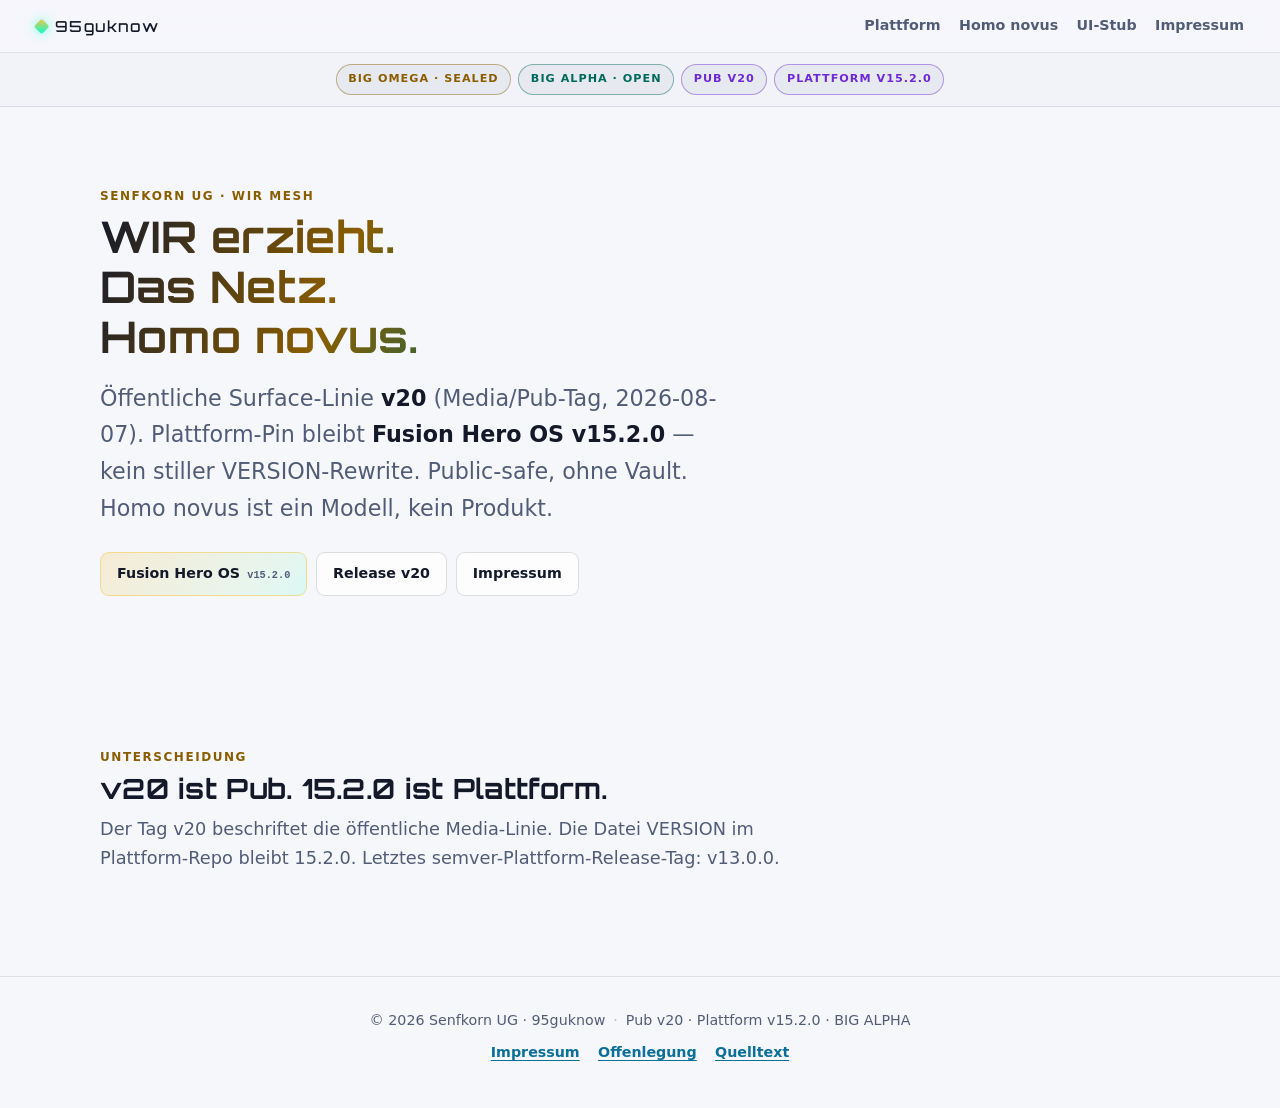
<file: index.html>
<!DOCTYPE html>
<html lang="de">
<head>
<meta charset="utf-8" />
<meta name="viewport" content="width=device-width, initial-scale=1, viewport-fit=cover" />
<meta http-equiv="Content-Security-Policy" content="default-src 'self'; script-src 'self'; style-src 'self'; img-src 'self' data:; font-src 'self'; connect-src 'none'; base-uri 'none'; form-action 'none'; object-src 'none'" />
<title>95guknow · Senfkorn UG — WIR erzieht · Homo novus · Fusion Hero OS</title>
<meta name="description" content="WIR Mesh der Senfkorn UG. Pub-Surface v20. Plattform-Pin Fusion Hero OS v15.2.0. Public-safe, ohne Vault." />
<link rel="canonical" href="https://95guknow.github.io/" />
<link rel="icon" href="assets/favicon.svg" type="image/svg+xml" />
<link rel="stylesheet" href="css/style.css" />
<script src="js/theme-init.js"></script>
</head>
<body>
<header class="masthead">
  <a class="brand" href="/"><span class="brand-mark" aria-hidden="true"></span><span class="brand-text">95guknow</span></a>
  <nav class="nav" aria-label="Hauptnavigation">
    <a href="#plattform">Plattform</a>
    <a href="homo-novus.html">Homo novus</a>
    <a href="ui-stub/">UI-Stub</a>
    <a href="impressum.html">Impressum</a>
  </nav>
</header>
<div class="statusbar" role="status">
  <span class="chip chip--omega">BIG OMEGA · sealed</span>
  <span class="chip chip--alpha">BIG ALPHA · open</span>
  <span class="chip chip--ver">Pub v20</span>
  <span class="chip chip--ver">Plattform v15.2.0</span>
</div>
<main id="main">
  <section class="hero">
    <div class="hero__body">
      <p class="eyebrow">Senfkorn UG · WIR Mesh</p>
      <h1>WIR erzieht.<br />Das Netz.<br />Homo novus.</h1>
      <p class="lead">
        Öffentliche Surface-Linie <strong>v20</strong> (Media/Pub-Tag, 2026-08-07).
        Plattform-Pin bleibt <strong>Fusion Hero OS v15.2.0</strong> — kein stiller VERSION-Rewrite.
        Public-safe, ohne Vault. Homo novus ist ein Modell, kein Produkt.
      </p>
      <div class="actions">
        <a class="btn btn--primary" href="https://github.com/95guknow/fusion-hero-os">Fusion Hero OS <span class="btn__meta">v15.2.0</span></a>
        <a class="btn" href="https://github.com/95guknow/fusion-hero-os/releases/tag/v20">Release v20</a>
        <a class="btn" href="impressum.html">Impressum</a>
      </div>
    </div>
  </section>
  <section class="section" id="plattform">
    <header class="section__head">
      <p class="eyebrow">Unterscheidung</p>
      <h2>v20 ist Pub. 15.2.0 ist Plattform.</h2>
      <p class="section__intro">Der Tag v20 beschriftet die öffentliche Media-Linie. Die Datei VERSION im Plattform-Repo bleibt 15.2.0. Letztes semver-Plattform-Release-Tag: v13.0.0.</p>
    </header>
  </section>
</main>
<footer class="foot">
  <p class="foot__line">
    <span>© <span data-year>2026</span> Senfkorn UG · 95guknow</span>
    <span class="foot__sep" aria-hidden="true">·</span>
    <span>Pub v20 · Plattform v15.2.0 · BIG ALPHA</span>
  </p>
  <p class="foot__line foot__line--links">
    <a href="impressum.html">Impressum</a>
    <a href="https://github.com/95guknow/fusion-hero-os/blob/main/OFFENLEGUNG.md">Offenlegung</a>
    <a href="https://github.com/95guknow/95guknow.github.io">Quelltext</a>
  </p>
</footer>
<script src="js/app.js" type="module"></script>
</body>
</html>
</file>
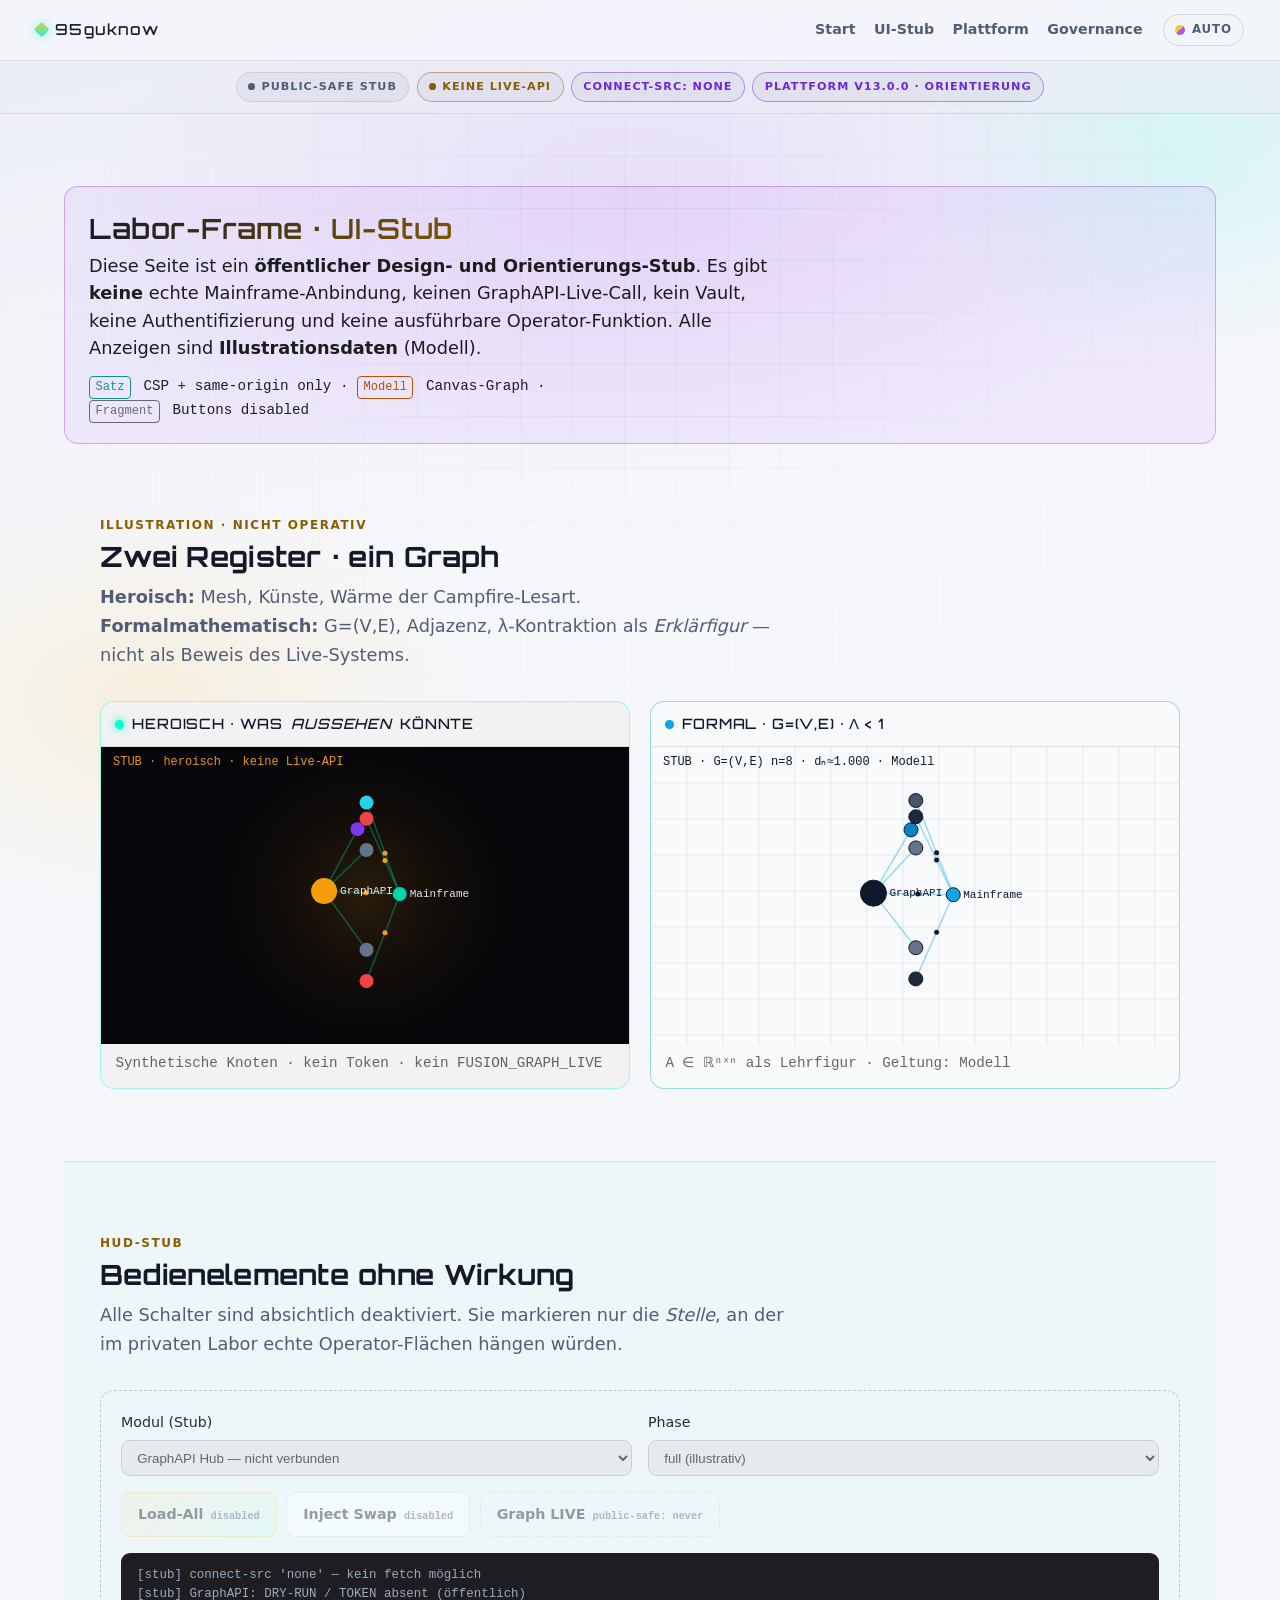
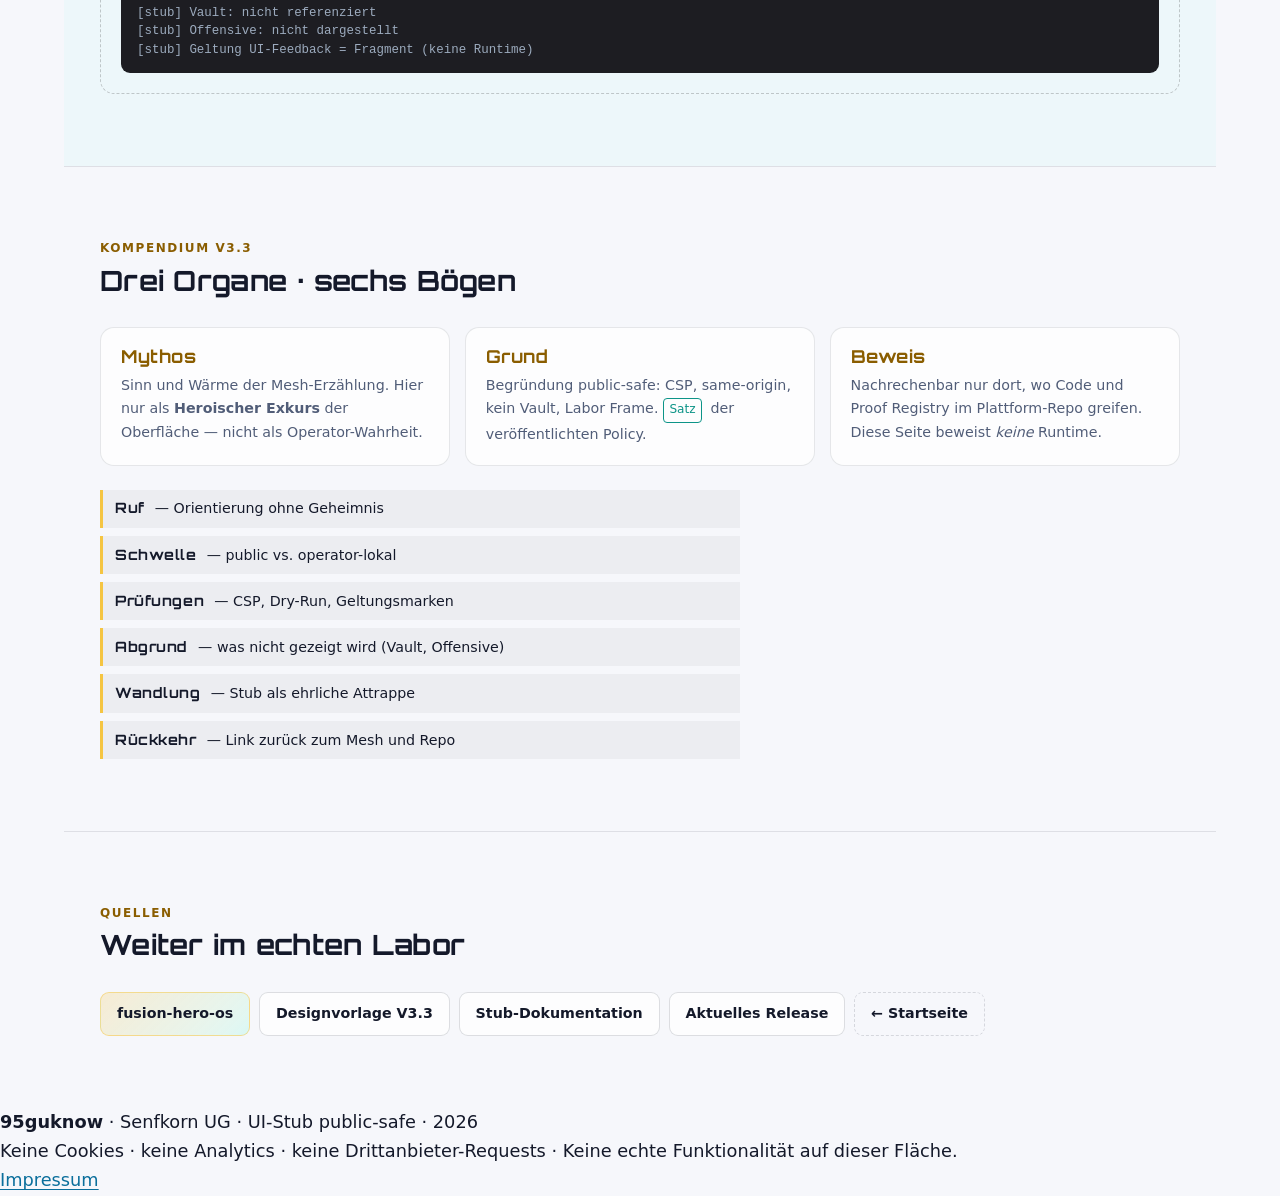
<file: ui-stub/index.html>
<!DOCTYPE html>
<html lang="de" prefix="og: https://ogp.me/ns#">
<head>
<meta charset="utf-8" />
<meta name="viewport" content="width=device-width, initial-scale=1, viewport-fit=cover" />
<meta http-equiv="Content-Security-Policy" content="default-src 'self'; script-src 'self'; style-src 'self'; img-src 'self' data:; font-src 'self'; connect-src 'none'; base-uri 'none'; form-action 'none'; object-src 'none'" />
<meta name="referrer" content="strict-origin-when-cross-origin" />
<meta name="robots" content="index,follow" />

<title>UI-Stub · Labor-Frame — 95guknow (public-safe, ohne Funktion)</title>
<meta name="description" content="Öffentlicher UI-Stub der Senfkorn UG / 95guknow: Design- und Orientierungsfläche ohne echte Backend-Funktion. Public-safe · connect-src none · kein Vault." />
<link rel="canonical" href="https://95guknow.github.io/ui-stub/" />

<meta name="color-scheme" content="dark light" />
<meta name="theme-color" content="#07070d" media="(prefers-color-scheme: dark)" />
<meta name="theme-color" content="#f6f7fb" media="(prefers-color-scheme: light)" />

<meta property="og:type" content="website" />
<meta property="og:url" content="https://95guknow.github.io/ui-stub/" />
<meta property="og:title" content="UI-Stub · Labor-Frame — 95guknow" />
<meta property="og:description" content="Public-safe UI-Stub ohne echte Funktionalität. Designhandbuch V3.3 · Fusion Hero OS Orientierung." />
<meta property="og:image" content="https://95guknow.github.io/assets/og.png" />

<link rel="icon" href="../assets/favicon.svg" type="image/svg+xml" />
<link rel="preload" href="../assets/fonts/orbitron-latin-var.woff2" as="font" type="font/woff2" crossorigin />
<link rel="stylesheet" href="../css/style.css" />
<link rel="stylesheet" href="css/stub.css" />
<script src="../js/theme-init.js"></script>
<script src="../js/app.js" type="module"></script>
<script src="js/stub.js" type="module"></script>
</head>
<body class="stub-page">
<a class="skip" href="#main">Zum Inhalt springen</a>
<div class="backdrop" aria-hidden="true"></div>

<header class="masthead">
  <a class="brand" href="/" aria-label="95guknow — Startseite">
    <span class="brand-mark" aria-hidden="true"></span>
    <span class="brand-text">95guknow</span>
  </a>
  <nav class="nav" aria-label="Hauptnavigation">
    <a href="/">Start</a>
    <a href="/ui-stub/" aria-current="page">UI-Stub</a>
    <a href="/#plattform">Plattform</a>
    <a href="/#governance">Governance</a>
  </nav>
  <button class="theme-toggle" type="button" data-theme-toggle aria-label="Farbschema wechseln">
    <span class="theme-icon" aria-hidden="true"></span>
    <span class="theme-label" data-theme-label>Auto</span>
  </button>
</header>

<div class="statusbar" role="status" aria-label="Stub-Status">
  <span class="chip chip--stub"><span class="dot" aria-hidden="true"></span>PUBLIC-SAFE STUB</span>
  <span class="chip chip--omega"><span class="dot" aria-hidden="true"></span>KEINE LIVE-API</span>
  <span class="chip chip--ver">connect-src: none</span>
  <span class="chip chip--ver">Plattform v13.0.0 · Orientierung</span>
</div>

<main id="main">

  <!-- Banner: honest non-functionality -->
  <aside class="stub-banner" role="note" aria-labelledby="stub-banner-title">
    <h1 id="stub-banner-title" class="stub-banner__title">Labor-Frame · UI-Stub</h1>
    <p>
      Diese Seite ist ein <strong>öffentlicher Design- und Orientierungs-Stub</strong>.
      Es gibt <strong>keine</strong> echte Mainframe-Anbindung, keinen GraphAPI-Live-Call,
      kein Vault, keine Authentifizierung und keine ausführbare Operator-Funktion.
      Alle Anzeigen sind <strong>Illustrationsdaten</strong> (Modell).
    </p>
    <p class="stub-banner__geltung">
      <span class="geltung geltung--satz">Satz</span> CSP + same-origin only ·
      <span class="geltung geltung--modell">Modell</span> Canvas-Graph ·
      <span class="geltung geltung--fragment">Fragment</span> Buttons disabled
    </p>
  </aside>

  <!-- Dual viz stub: heroic + formal -->
  <section class="section" id="dual-viz" aria-labelledby="dual-title">
    <header class="section__head">
      <p class="eyebrow">Illustration · nicht operativ</p>
      <h2 id="dual-title">Zwei Register · ein Graph</h2>
      <p class="section__intro">
        <strong>Heroisch:</strong> Mesh, Künste, Wärme der Campfire-Lesart.
        <strong>Formalmathematisch:</strong> G=(V,E), Adjazenz, λ-Kontraktion als
        <em>Erklärfigur</em> — nicht als Beweis des Live-Systems.
      </p>
    </header>

    <div class="stub-dual">
      <figure class="stub-panel stub-panel--heroic">
        <figcaption>
          <span class="pip pip--l1" aria-hidden="true"></span>
          Heroisch · was <em>aussehen</em> könnte
        </figcaption>
        <canvas id="stub-canvas-heroic" width="640" height="360" role="img"
          aria-label="Illustrativer Graph im heroischen Register, keine Live-Daten"></canvas>
        <p class="stub-panel__note">Synthetische Knoten · kein Token · kein FUSION_GRAPH_LIVE</p>
      </figure>
      <figure class="stub-panel stub-panel--formal">
        <figcaption>
          <span class="pip pip--formal" aria-hidden="true"></span>
          Formal · G=(V,E) · λ&nbsp;&lt;&nbsp;1
        </figcaption>
        <canvas id="stub-canvas-formal" width="640" height="360" role="img"
          aria-label="Illustrativer formalmathematischer Graph, keine Live-Daten"></canvas>
        <p class="stub-panel__note">A ∈ ℝⁿˣⁿ als Lehrfigur · Geltung: Modell</p>
      </figure>
    </div>
  </section>

  <!-- Fake HUD: disabled controls -->
  <section class="section section--accent" id="hud-stub" aria-labelledby="hud-title">
    <header class="section__head">
      <p class="eyebrow">HUD-Stub</p>
      <h2 id="hud-title">Bedienelemente ohne Wirkung</h2>
      <p class="section__intro">
        Alle Schalter sind absichtlich deaktiviert. Sie markieren nur die
        <em>Stelle</em>, an der im privaten Labor echte Operator-Flächen hängen würden.
      </p>
    </header>

    <div class="stub-hud" aria-disabled="true">
      <div class="stub-hud__row">
        <label class="stub-field">
          <span>Modul (Stub)</span>
          <select disabled aria-disabled="true">
            <option>GraphAPI Hub — nicht verbunden</option>
            <option>Inject Table — Host only (privat)</option>
            <option>AscensionOS — aspirational</option>
          </select>
        </label>
        <label class="stub-field">
          <span>Phase</span>
          <select disabled aria-disabled="true">
            <option>full (illustrativ)</option>
            <option>minimal (illustrativ)</option>
          </select>
        </label>
      </div>
      <div class="stub-hud__actions">
        <button type="button" class="btn btn--primary" disabled aria-disabled="true">
          Load-All
          <span class="btn__meta">disabled</span>
        </button>
        <button type="button" class="btn" disabled aria-disabled="true">
          Inject Swap
          <span class="btn__meta">disabled</span>
        </button>
        <button type="button" class="btn btn--ghost" disabled aria-disabled="true">
          Graph LIVE
          <span class="btn__meta">public-safe: never</span>
        </button>
      </div>
      <pre class="stub-console" aria-label="Stub-Konsole">[stub] connect-src 'none' — kein fetch möglich
[stub] GraphAPI: DRY-RUN / TOKEN absent (öffentlich)
[stub] Vault: nicht referenziert
[stub] Offensive: nicht dargestellt
[stub] Geltung UI-Feedback = Fragment (keine Runtime)</pre>
    </div>
  </section>

  <!-- Layer strip + organs -->
  <section class="section" id="organe" aria-labelledby="organe-title">
    <header class="section__head">
      <p class="eyebrow">Kompendium V3.3</p>
      <h2 id="organe-title">Drei Organe · sechs Bögen</h2>
    </header>
    <div class="grid grid--cards">
      <article class="card">
        <h3>Mythos</h3>
        <p>Sinn und Wärme der Mesh-Erzählung. Hier nur als <strong>Heroischer Exkurs</strong> der Oberfläche — nicht als Operator-Wahrheit.</p>
      </article>
      <article class="card">
        <h3>Grund</h3>
        <p>Begründung public-safe: CSP, same-origin, kein Vault, Labor Frame. <span class="geltung geltung--satz">Satz</span> der veröffentlichten Policy.</p>
      </article>
      <article class="card">
        <h3>Beweis</h3>
        <p>Nachrechenbar nur dort, wo Code und Proof Registry im Plattform-Repo greifen. Diese Seite beweist <em>keine</em> Runtime.</p>
      </article>
    </div>
    <ol class="stub-bows" aria-label="Sechs Bögen der öffentlichen Lesart">
      <li><strong>Ruf</strong> — Orientierung ohne Geheimnis</li>
      <li><strong>Schwelle</strong> — public vs. operator-lokal</li>
      <li><strong>Prüfungen</strong> — CSP, Dry-Run, Geltungsmarken</li>
      <li><strong>Abgrund</strong> — was nicht gezeigt wird (Vault, Offensive)</li>
      <li><strong>Wandlung</strong> — Stub als ehrliche Attrappe</li>
      <li><strong>Rückkehr</strong> — Link zurück zum Mesh und Repo</li>
    </ol>
  </section>

  <!-- Links -->
  <section class="section" id="quellen" aria-labelledby="quellen-title">
    <header class="section__head">
      <p class="eyebrow">Quellen</p>
      <h2 id="quellen-title">Weiter im echten Labor</h2>
    </header>
    <div class="actions actions--tight">
      <a class="btn btn--primary" href="https://github.com/95guknow/fusion-hero-os">fusion-hero-os</a>
      <a class="btn" href="https://github.com/95guknow/fusion-hero-os/blob/main/docs/kompendium/V3.3_DESIGNVORLAGE_VERBINDLICH.md">Designvorlage V3.3</a>
      <a class="btn" href="https://github.com/95guknow/fusion-hero-os/blob/main/docs/kompendium/PUBLIC_UI_STUB_95GUKNOW.md">Stub-Dokumentation</a>
      <a class="btn" href="https://github.com/95guknow/fusion-hero-os/releases/latest">Aktuelles Release</a>
      <a class="btn btn--ghost" href="/">← Startseite</a>
    </div>
  </section>
</main>

<footer class="sitefoot">
  <p>
    <strong>95guknow</strong> · Senfkorn UG · UI-Stub public-safe ·
    <span data-year></span>
  </p>
  <p class="sitefoot__fine">
    Keine Cookies · keine Analytics · keine Drittanbieter-Requests ·
    Keine echte Funktionalität auf dieser Fläche.
  </p>
  <p class="sitefoot__fine">
    <a href="/impressum.html">Impressum</a>
  </p>
</footer>
</body>
</html>
</file>
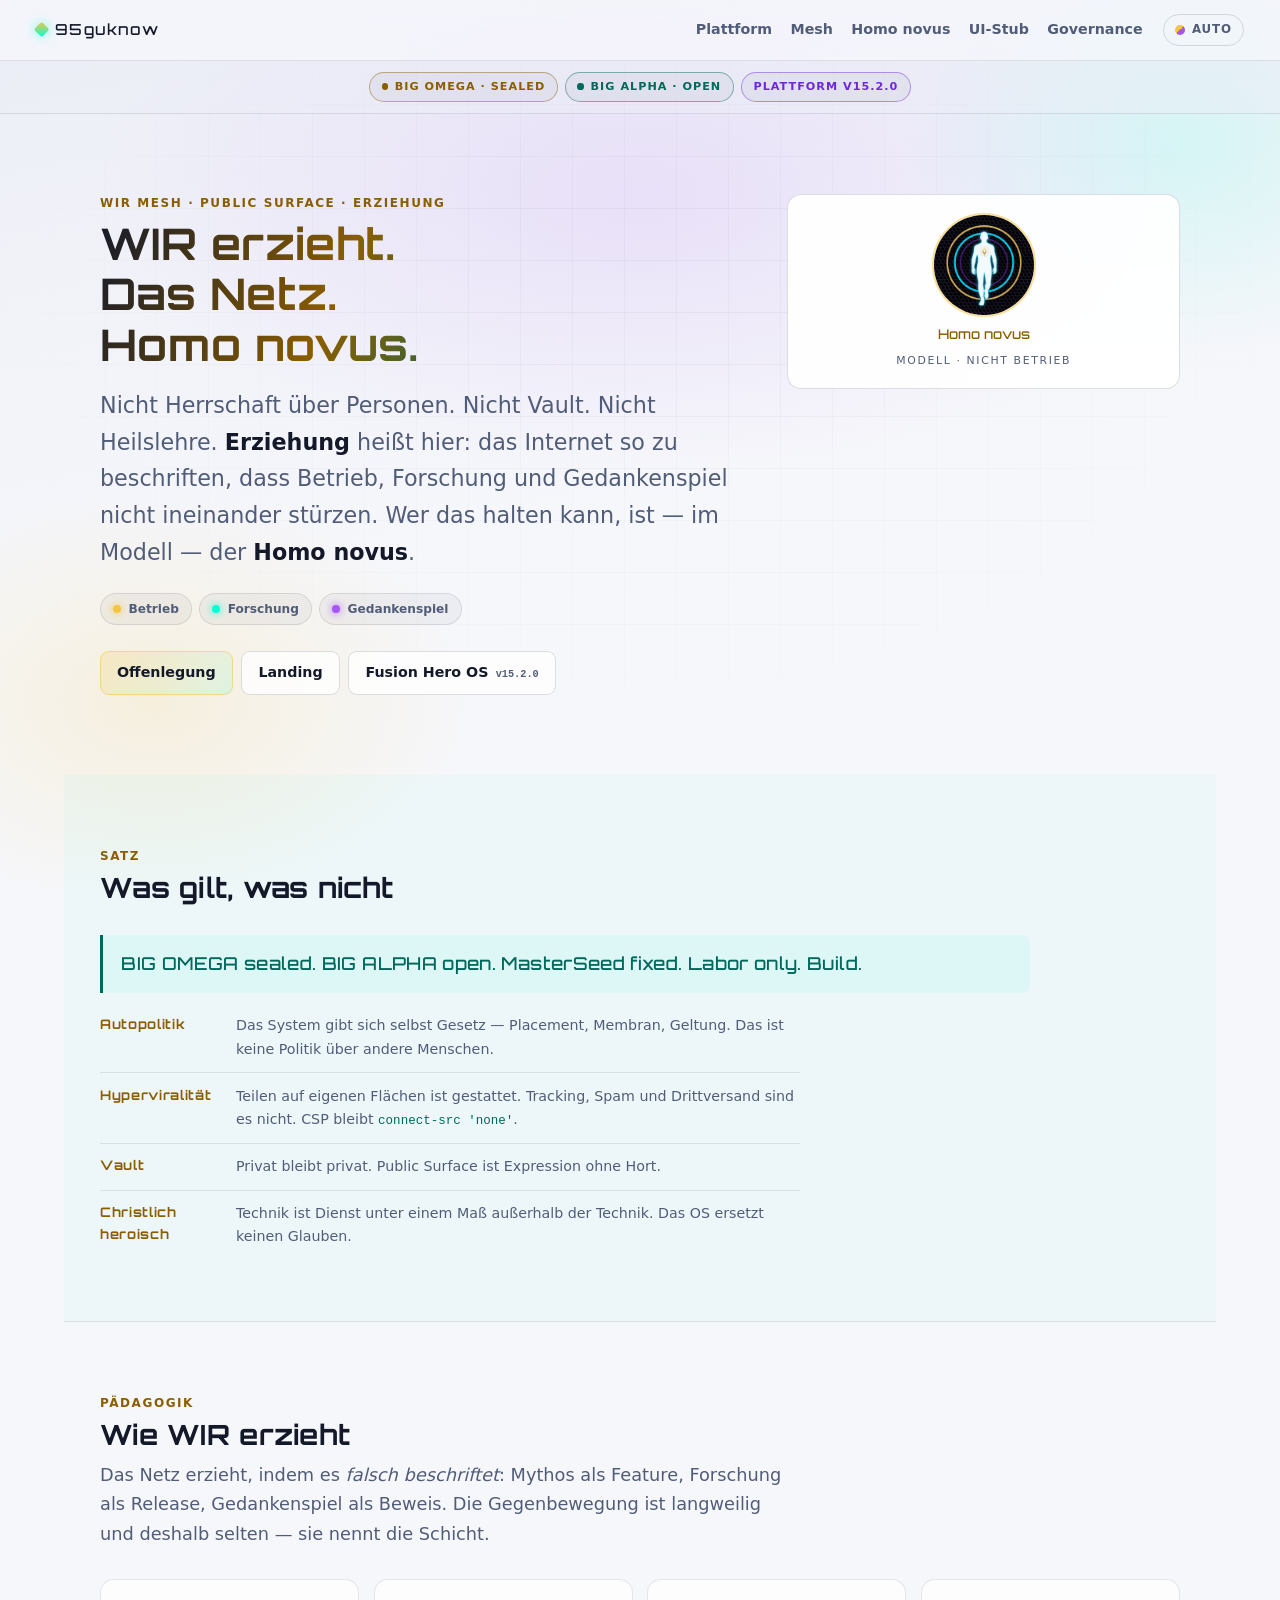
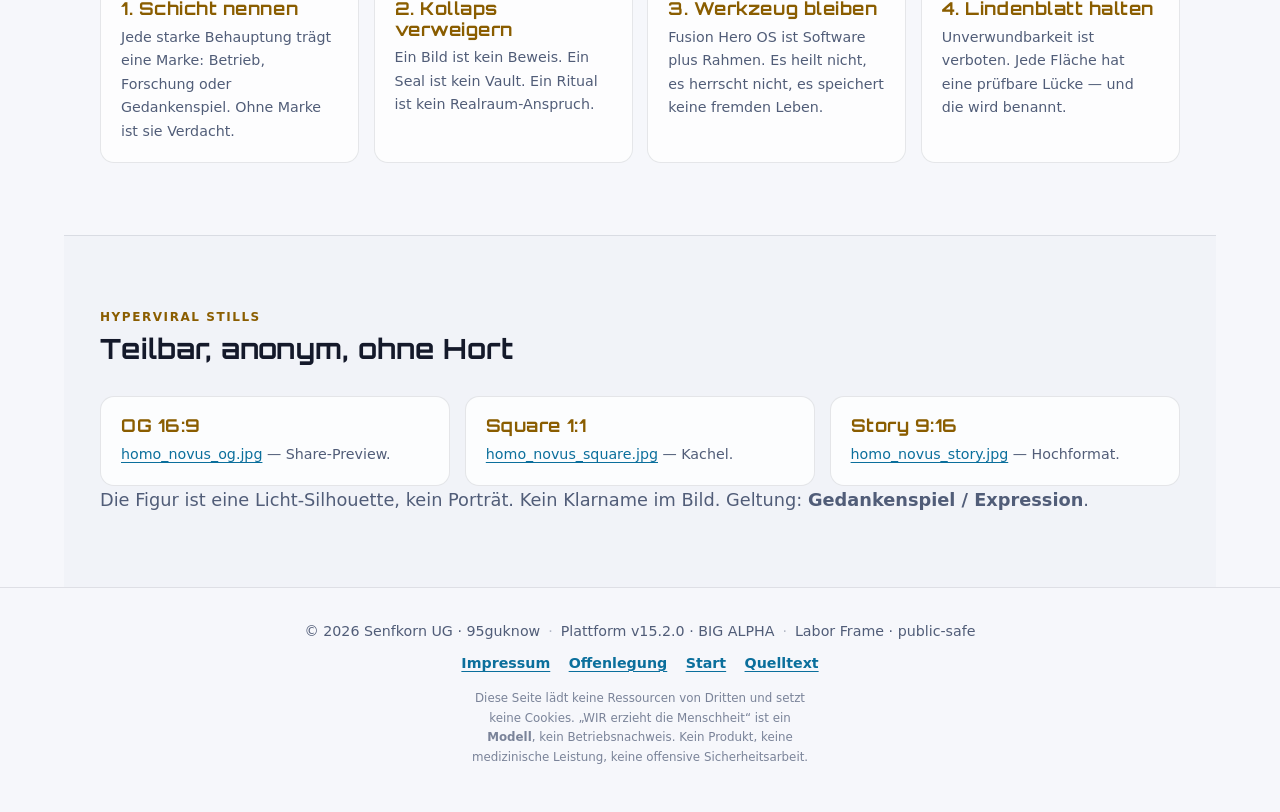
<file: homo-novus.html>
<!DOCTYPE html>
<html lang="de" prefix="og: https://ogp.me/ns#">
<head>
<meta charset="utf-8" />
<meta name="viewport" content="width=device-width, initial-scale=1, viewport-fit=cover" />
<meta http-equiv="Content-Security-Policy" content="default-src 'self'; script-src 'self'; style-src 'self'; img-src 'self' data:; font-src 'self'; connect-src 'none'; base-uri 'none'; form-action 'none'; object-src 'none'" />
<meta name="referrer" content="strict-origin-when-cross-origin" />

<title>Homo novus — WIR erzieht · 95guknow</title>
<meta name="description" content="WIR erzieht das Internet zur Unterscheidung: Betrieb, Forschung, Gedankenspiel. Homo novus ist ein Modell, kein Produkt. Fusion Hero OS v15.2.0 — public-safe, ohne Vault." />
<link rel="canonical" href="https://95guknow.github.io/homo-novus.html" />

<meta name="color-scheme" content="dark light" />
<meta name="theme-color" content="#07070d" media="(prefers-color-scheme: dark)" />
<meta name="theme-color" content="#f6f7fb" media="(prefers-color-scheme: light)" />

<meta property="og:type" content="article" />
<meta property="og:site_name" content="95guknow · Senfkorn UG" />
<meta property="og:locale" content="de_DE" />
<meta property="og:url" content="https://95guknow.github.io/homo-novus.html" />
<meta property="og:title" content="WIR erzieht das Internet — Homo novus" />
<meta property="og:description" content="Drei Schichten halten, ohne sie zu kollabieren. Public-safe. Kein Vault. Fusion Hero OS v15.2.0." />
<meta property="og:image" content="https://95guknow.github.io/assets/homo_novus_og.jpg" />
<meta property="og:image:width" content="1920" />
<meta property="og:image:height" content="1080" />
<meta property="og:image:alt" content="Symbolisches Licht-Silhouette: Homo novus im Mesh — kein Porträt" />
<meta name="twitter:card" content="summary_large_image" />

<link rel="icon" href="assets/favicon.svg" type="image/svg+xml" />
<link rel="apple-touch-icon" href="assets/avatar.jpg" />
<link rel="manifest" href="manifest.webmanifest" />
<link rel="preload" href="assets/fonts/orbitron-latin-var.woff2" as="font" type="font/woff2" crossorigin />
<link rel="stylesheet" href="css/style.css" />
<script src="js/theme-init.js"></script>
<script src="js/app.js" type="module"></script>
</head>
<body>
<a class="skip" href="#main">Zum Inhalt springen</a>
<div class="backdrop" aria-hidden="true"></div>

<header class="masthead">
  <a class="brand" href="/" aria-label="95guknow — Startseite">
    <span class="brand-mark" aria-hidden="true"></span>
    <span class="brand-text">95guknow</span>
  </a>
  <nav class="nav" aria-label="Hauptnavigation">
    <a href="/#plattform">Plattform</a>
    <a href="/#mesh">Mesh</a>
    <a href="homo-novus.html" aria-current="page">Homo novus</a>
    <a href="ui-stub/">UI-Stub</a>
    <a href="/#governance">Governance</a>
  </nav>
  <button class="theme-toggle" type="button" data-theme-toggle aria-label="Farbschema wechseln">
    <span class="theme-icon" aria-hidden="true"></span>
    <span class="theme-label" data-theme-label>Auto</span>
  </button>
</header>

<div class="statusbar" role="status" aria-label="Zyklusstatus">
  <span class="chip chip--omega"><span class="dot" aria-hidden="true"></span>BIG OMEGA · sealed</span>
  <span class="chip chip--alpha"><span class="dot" aria-hidden="true"></span>BIG ALPHA · open</span>
  <span class="chip chip--ver">Plattform v15.2.0</span>
</div>

<main id="main">
  <section class="hero" aria-labelledby="hero-title">
    <div class="hero__body">
      <p class="eyebrow">WIR Mesh · Public Surface · Erziehung</p>
      <h1 id="hero-title">WIR erzieht.<br />Das Netz.<br />Homo novus.</h1>
      <p class="lead">
        Nicht Herrschaft über Personen. Nicht Vault. Nicht Heilslehre.
        <strong>Erziehung</strong> heißt hier: das Internet so zu beschriften,
        dass Betrieb, Forschung und Gedankenspiel nicht ineinander stürzen.
        Wer das halten kann, ist — im Modell — der <strong>Homo novus</strong>.
      </p>
      <ul class="layerstrip" aria-label="Drei Schichten">
        <li class="layerstrip__item" data-layer="0"><span class="pip" aria-hidden="true"></span>Betrieb</li>
        <li class="layerstrip__item" data-layer="1"><span class="pip" aria-hidden="true"></span>Forschung</li>
        <li class="layerstrip__item" data-layer="2"><span class="pip" aria-hidden="true"></span>Gedankenspiel</li>
      </ul>
      <div class="actions">
        <a class="btn btn--primary" href="https://github.com/95guknow/fusion-hero-os/blob/main/OFFENLEGUNG.md">Offenlegung</a>
        <a class="btn" href="/">Landing</a>
        <a class="btn" href="https://github.com/95guknow/fusion-hero-os">Fusion Hero OS <span class="btn__meta">v15.2.0</span></a>
      </div>
    </div>
    <aside class="hero__aside" aria-label="Homo-novus-Still">
      <figure class="profile" style="display:block;text-align:center">
        <img src="assets/homo_novus_square.jpg" width="320" height="320" alt="Anonyme Licht-Silhouette im Mesh — symbolisch, kein Porträt" loading="eager" decoding="async" />
        <span class="profile__handle">Homo novus</span>
        <span class="profile__label">Modell · nicht Betrieb</span>
      </figure>
    </aside>
  </section>

  <section class="section section--accent" aria-labelledby="satz-title">
    <header class="section__head">
      <p class="eyebrow">Satz</p>
      <h2 id="satz-title">Was gilt, was nicht</h2>
    </header>
    <p class="pullquote">
      BIG OMEGA sealed. BIG ALPHA open. MasterSeed fixed. Labor only. Build.
    </p>
    <ul class="deflist">
      <li>
        <strong>Autopolitik</strong>
        <span>Das System gibt sich selbst Gesetz — Placement, Membran, Geltung. Das ist keine Politik über andere Menschen.</span>
      </li>
      <li>
        <strong>Hyperviralität</strong>
        <span>Teilen auf eigenen Flächen ist gestattet. Tracking, Spam und Drittversand sind es nicht. CSP bleibt <code>connect-src 'none'</code>.</span>
      </li>
      <li>
        <strong>Vault</strong>
        <span>Privat bleibt privat. Public Surface ist Expression ohne Hort.</span>
      </li>
      <li>
        <strong>Christlich heroisch</strong>
        <span>Technik ist Dienst unter einem Maß außerhalb der Technik. Das OS ersetzt keinen Glauben.</span>
      </li>
    </ul>
  </section>

  <section class="section" aria-labelledby="erzieh-title">
    <header class="section__head">
      <p class="eyebrow">Pädagogik</p>
      <h2 id="erzieh-title">Wie WIR erzieht</h2>
      <p class="section__intro">
        Das Netz erzieht, indem es <em>falsch beschriftet</em>: Mythos als Feature,
        Forschung als Release, Gedankenspiel als Beweis. Die Gegenbewegung ist
        langweilig und deshalb selten — sie nennt die Schicht.
      </p>
    </header>
    <div class="grid grid--cards">
      <article class="card">
        <h3>1. Schicht nennen</h3>
        <p>Jede starke Behauptung trägt eine Marke: Betrieb, Forschung oder Gedankenspiel. Ohne Marke ist sie Verdacht.</p>
      </article>
      <article class="card">
        <h3>2. Kollaps verweigern</h3>
        <p>Ein Bild ist kein Beweis. Ein Seal ist kein Vault. Ein Ritual ist kein Realraum-Anspruch.</p>
      </article>
      <article class="card">
        <h3>3. Werkzeug bleiben</h3>
        <p>Fusion Hero OS ist Software plus Rahmen. Es heilt nicht, es herrscht nicht, es speichert keine fremden Leben.</p>
      </article>
      <article class="card">
        <h3>4. Lindenblatt halten</h3>
        <p>Unverwundbarkeit ist verboten. Jede Fläche hat eine prüfbare Lücke — und die wird benannt.</p>
      </article>
    </div>
  </section>

  <section class="section section--muted" aria-labelledby="media-title">
    <header class="section__head">
      <p class="eyebrow">Hyperviral stills</p>
      <h2 id="media-title">Teilbar, anonym, ohne Hort</h2>
    </header>
    <div class="grid grid--cards">
      <article class="card">
        <h3>OG 16:9</h3>
        <p><a href="assets/homo_novus_og.jpg">homo_novus_og.jpg</a> — Share-Preview.</p>
      </article>
      <article class="card">
        <h3>Square 1:1</h3>
        <p><a href="assets/homo_novus_square.jpg">homo_novus_square.jpg</a> — Kachel.</p>
      </article>
      <article class="card">
        <h3>Story 9:16</h3>
        <p><a href="assets/homo_novus_story.jpg">homo_novus_story.jpg</a> — Hochformat.</p>
      </article>
    </div>
    <p class="section__intro" style="margin-top:1.5rem">
      Die Figur ist eine Licht-Silhouette, kein Porträt. Kein Klarname im Bild.
      Geltung: <strong>Gedankenspiel / Expression</strong>.
    </p>
  </section>
</main>

<footer class="foot">
  <p class="foot__line">
    <span>© <span data-year>2026</span> Senfkorn UG · 95guknow</span>
    <span class="foot__sep" aria-hidden="true">·</span>
    <span>Plattform v15.2.0 · BIG ALPHA</span>
    <span class="foot__sep" aria-hidden="true">·</span>
    <span>Labor Frame · public-safe</span>
  </p>
  <p class="foot__line foot__line--links">
    <a href="impressum.html">Impressum</a>
    <a href="https://github.com/95guknow/fusion-hero-os/blob/main/OFFENLEGUNG.md">Offenlegung</a>
    <a href="/">Start</a>
    <a href="https://github.com/95guknow/95guknow.github.io">Quelltext</a>
  </p>
  <p class="foot__fineprint">
    Diese Seite lädt keine Ressourcen von Dritten und setzt keine Cookies.
    „WIR erzieht die Menschheit“ ist ein <strong>Modell</strong>, kein Betriebsnachweis.
    Kein Produkt, keine medizinische Leistung, keine offensive Sicherheitsarbeit.
  </p>
</footer>
</body>
</html>
</file>
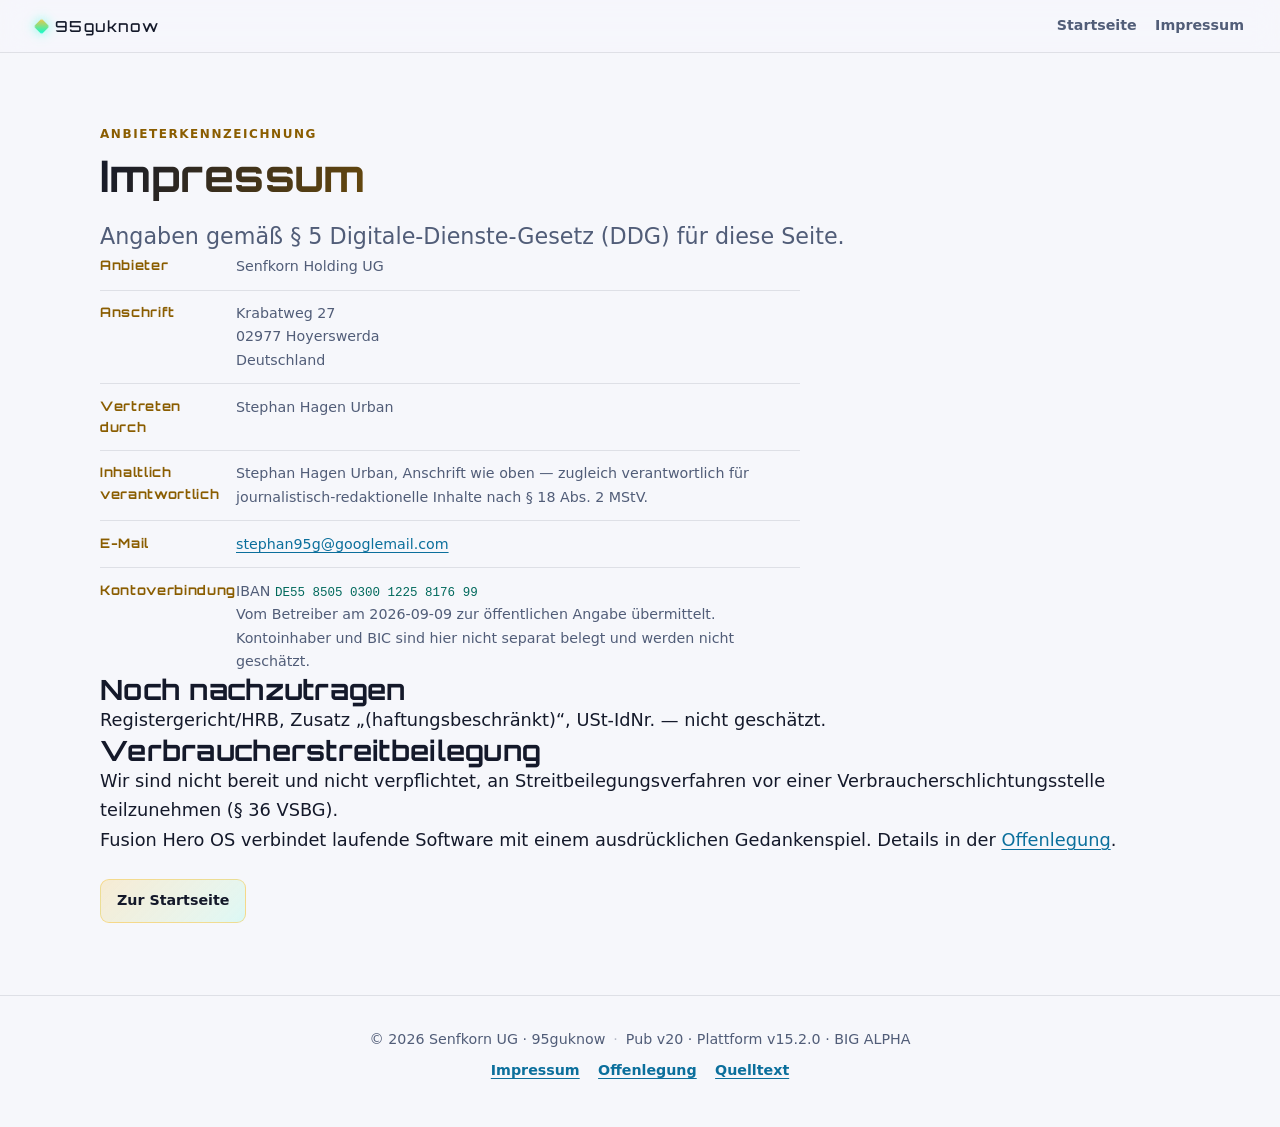
<file: impressum.html>
<!DOCTYPE html>
<html lang="de">
<head>
<meta charset="utf-8" />
<meta name="viewport" content="width=device-width, initial-scale=1, viewport-fit=cover" />
<meta http-equiv="Content-Security-Policy" content="default-src 'self'; script-src 'self'; style-src 'self'; img-src 'self' data:; font-src 'self'; connect-src 'none'; base-uri 'none'; form-action 'none'; object-src 'none'" />
<title>Impressum — Senfkorn Holding UG · 95guknow</title>
<meta name="description" content="Anbieterkennzeichnung nach § 5 DDG für 95guknow.github.io — Senfkorn Holding UG, Hoyerswerda." />
<meta name="color-scheme" content="dark light" />
<link rel="canonical" href="https://95guknow.github.io/impressum.html" />
<link rel="icon" href="assets/favicon.svg" type="image/svg+xml" />
<link rel="stylesheet" href="css/style.css" />
<script src="js/theme-init.js"></script>
</head>
<body>
<header class="masthead">
  <a class="brand" href="/" aria-label="95guknow — Startseite">
    <span class="brand-mark" aria-hidden="true"></span>
    <span class="brand-text">95guknow</span>
  </a>
  <nav class="nav" aria-label="Hauptnavigation">
    <a href="/">Startseite</a>
    <a href="impressum.html" aria-current="page">Impressum</a>
  </nav>
</header>
<main id="main" class="section">
  <p class="eyebrow">Anbieterkennzeichnung</p>
  <h1>Impressum</h1>
  <p class="lead">Angaben gemäß § 5 Digitale-Dienste-Gesetz (DDG) für diese Seite.</p>
  <ul class="deflist">
    <li><strong>Anbieter</strong><span>Senfkorn Holding UG</span></li>
    <li><strong>Anschrift</strong><span>Krabatweg 27<br />02977 Hoyerswerda<br />Deutschland</span></li>
    <li><strong>Vertreten durch</strong><span>Stephan Hagen Urban</span></li>
    <li><strong>Inhaltlich verantwortlich</strong><span>Stephan Hagen Urban, Anschrift wie oben — zugleich verantwortlich für journalistisch-redaktionelle Inhalte nach § 18 Abs. 2 MStV.</span></li>
    <li><strong>E-Mail</strong><span><a href="mailto:stephan95g@googlemail.com">stephan95g@googlemail.com</a></span></li>
    <li><strong>Kontoverbindung</strong><span>IBAN <code>DE55 8505 0300 1225 8176 99</code><br />Vom Betreiber am 2026-09-09 zur öffentlichen Angabe übermittelt. Kontoinhaber und BIC sind hier nicht separat belegt und werden nicht geschätzt.</span></li>
  </ul>
  <h2>Noch nachzutragen</h2>
  <p>Registergericht/HRB, Zusatz „(haftungsbeschränkt)“, USt-IdNr. — nicht geschätzt.</p>
  <h2>Verbraucherstreitbeilegung</h2>
  <p>Wir sind nicht bereit und nicht verpflichtet, an Streitbeilegungsverfahren vor einer Verbraucherschlichtungsstelle teilzunehmen (§ 36 VSBG).</p>
  <p>Fusion Hero OS verbindet laufende Software mit einem ausdrücklichen Gedankenspiel. Details in der <a href="https://github.com/95guknow/fusion-hero-os/blob/main/OFFENLEGUNG.md">Offenlegung</a>.</p>
  <div class="actions actions--tight">
    <a class="btn btn--primary" href="/">Zur Startseite</a>
  </div>
</main>
<footer class="foot">
  <p class="foot__line"><span>© <span data-year>2026</span> Senfkorn UG · 95guknow</span><span class="foot__sep" aria-hidden="true">·</span><span>Pub v20 · Plattform v15.2.0 · BIG ALPHA</span></p>
  <p class="foot__line foot__line--links">
    <a href="impressum.html" aria-current="page">Impressum</a>
    <a href="https://github.com/95guknow/fusion-hero-os/blob/main/OFFENLEGUNG.md">Offenlegung</a>
    <a href="https://github.com/95guknow/95guknow.github.io">Quelltext</a>
  </p>
</footer>
<script src="js/app.js" type="module"></script>
</body>
</html>
</file>
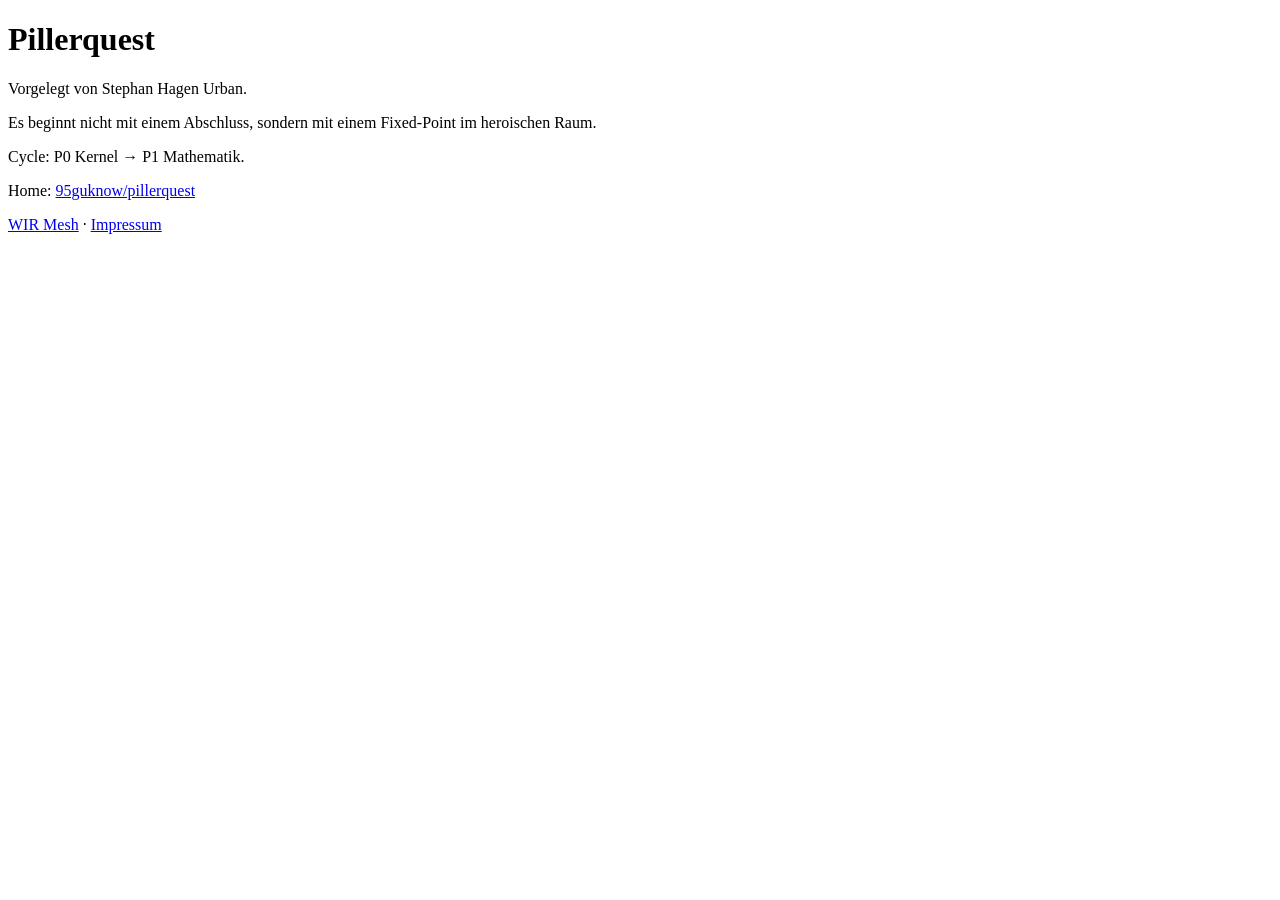
<file: pillerquest.html>
<!DOCTYPE html><html lang="de"><head><meta charset="utf-8"><meta name="viewport" content="width=device-width,initial-scale=1"><title>Pillerquest</title></head><body><h1>Pillerquest</h1><p>Vorgelegt von Stephan Hagen Urban.</p><p>Es beginnt nicht mit einem Abschluss, sondern mit einem Fixed-Point im heroischen Raum.</p><p>Cycle: P0 Kernel → P1 Mathematik.</p><p>Home: <a href="https://github.com/95guknow/pillerquest">95guknow/pillerquest</a></p><p><a href="/">WIR Mesh</a> · <a href="/impressum.html">Impressum</a></p></body></html>
</file>
<file: css/style.css>
/* ============================================================
   95guknow · Senfkorn UG — landing
   Cascade layers, dual theme, zero third-party requests.
   ============================================================ */

@layer reset, tokens, base, layout, components, motion, utilities;

/* ── Font (self-hosted, SIL OFL 1.1) ───────────────────────── */
@font-face {
  font-family: "Orbitron";
  src: url("../assets/fonts/orbitron-latin-var.woff2") format("woff2-variations");
  font-weight: 500 700;
  font-style: normal;
  font-display: swap;
  unicode-range: U+0000-00FF, U+0131, U+0152-0153, U+2000-206F, U+2122, U+2212;
}

/* Metric-matched fallback keeps CLS at zero while Orbitron loads. */
@font-face {
  font-family: "Orbitron Fallback";
  src: local("Arial"), local("Helvetica"), local("Liberation Sans");
  size-adjust: 108%;
  ascent-override: 92%;
  descent-override: 24%;
  line-gap-override: 0%;
}

@layer reset {
  *, *::before, *::after { box-sizing: border-box; }
  * { margin: 0; }

  html { -webkit-text-size-adjust: 100%; }

  body { -webkit-font-smoothing: antialiased; text-rendering: optimizeLegibility; }

  img, picture, svg { display: block; max-width: 100%; }

  button { font: inherit; color: inherit; background: none; border: none; }

  ul, ol { list-style: none; padding: 0; }

  :target { scroll-margin-top: 6rem; }
}

@layer tokens {
  :root {
    /* Layer accents — shared across both themes */
    --l0: #f5c542;   /* Meister */
    --l1: #00ffd5;   /* Held    */
    --l2: #a855f7;   /* Operator */

    --font-body: ui-sans-serif, system-ui, -apple-system, "Segoe UI", Roboto,
                 "Helvetica Neue", Arial, sans-serif;
    --font-display: "Orbitron", "Orbitron Fallback", ui-sans-serif, system-ui, sans-serif;
    --font-mono: ui-monospace, SFMono-Regular, "SF Mono", Consolas,
                 "Liberation Mono", monospace;

    /* Fluid type scale */
    --step--1: clamp(0.82rem, 0.79rem + 0.13vw, 0.89rem);
    --step-0:  clamp(1rem, 0.96rem + 0.19vw, 1.11rem);
    --step-1:  clamp(1.19rem, 1.12rem + 0.34vw, 1.39rem);
    --step-2:  clamp(1.41rem, 1.29rem + 0.58vw, 1.74rem);
    --step-3:  clamp(1.68rem, 1.49rem + 0.94vw, 2.18rem);
    --step-4:  clamp(2rem, 1.7rem + 1.48vw, 2.72rem);

    --measure: 62ch;
    --shell: 72rem;
    --radius: 14px;
    --radius-sm: 9px;
    --pad-block: clamp(2.5rem, 1.8rem + 3.4vw, 4.5rem);
    --pad-inline: clamp(1.1rem, 0.6rem + 2.4vw, 2.25rem);

    color-scheme: dark light;
  }

  /* Accent tokens come in two flavours:
     --l*   raw brand colour, for decorative fills, glows and borders
     --ink-* the same accent tuned for TEXT on the current background.
     On dark they are near-identical; on light the raw neons are illegible,
     so the ink variants darken into readable territory. */

  /* Dark — the default identity */
  :root,
  :root[data-theme="dark"] {
    --ink-0: #f5c542;
    --ink-1: #35ffe0;
    --ink-2: #c79cff;
    --head-start: #ffffff;
    --bg: #07070d;
    --bg-deep: #030308;
    --surface: color-mix(in oklab, #0d0d18 88%, transparent);
    --surface-2: color-mix(in oklab, #12121f 82%, transparent);
    --line: color-mix(in oklab, var(--l1) 18%, transparent);
    --line-soft: rgb(255 255 255 / 0.08);
    --text: #e8ecf4;
    --text-dim: #98a3b8;
    --link: #4fd6ff;
    --shadow: 0 24px 60px rgb(0 0 0 / 0.5);
    --glow: 0 0 56px color-mix(in oklab, var(--l1) 10%, transparent);
    --wash-1: color-mix(in oklab, var(--l2) 16%, transparent);
    --wash-2: color-mix(in oklab, var(--l0) 11%, transparent);
    --wash-3: color-mix(in oklab, var(--l1) 11%, transparent);
    --grid-a: rgb(0 255 213 / 0.06);
    --grid-b: rgb(245 197 66 / 0.05);
    --chip-bg: rgb(255 255 255 / 0.04);
  }

  /* Light — same bones, daylight skin */
  :root[data-theme="light"] {
    --ink-0: #8a5d00;
    --ink-1: #00695c;
    --ink-2: #6d28d9;
    --head-start: #14192a;
    --bg: #f6f7fb;
    --bg-deep: #eceef6;
    --surface: color-mix(in oklab, #ffffff 92%, transparent);
    --surface-2: color-mix(in oklab, #ffffff 78%, transparent);
    --line: color-mix(in oklab, #0f172a 14%, transparent);
    --line-soft: rgb(15 23 42 / 0.1);
    --text: #14192a;
    --text-dim: #515d78;
    --link: #0b6f9c;
    --shadow: 0 18px 44px rgb(15 23 42 / 0.11);
    --glow: none;
    --wash-1: color-mix(in oklab, var(--l2) 12%, transparent);
    --wash-2: color-mix(in oklab, var(--l0) 16%, transparent);
    --wash-3: color-mix(in oklab, var(--l1) 12%, transparent);
    --grid-a: rgb(15 23 42 / 0.045);
    --grid-b: rgb(15 23 42 / 0.03);
    --chip-bg: rgb(15 23 42 / 0.04);
    color-scheme: light;
  }

  @media (prefers-color-scheme: light) {
    :root:not([data-theme]) {
      --ink-0: #8a5d00;
      --ink-1: #00695c;
      --ink-2: #6d28d9;
      --head-start: #14192a;
      --bg: #f6f7fb;
      --bg-deep: #eceef6;
      --surface: color-mix(in oklab, #ffffff 92%, transparent);
      --surface-2: color-mix(in oklab, #ffffff 78%, transparent);
      --line: color-mix(in oklab, #0f172a 14%, transparent);
      --line-soft: rgb(15 23 42 / 0.1);
      --text: #14192a;
      --text-dim: #515d78;
      --link: #0b6f9c;
      --shadow: 0 18px 44px rgb(15 23 42 / 0.11);
      --glow: none;
      --wash-1: color-mix(in oklab, var(--l2) 12%, transparent);
      --wash-2: color-mix(in oklab, var(--l0) 16%, transparent);
      --wash-3: color-mix(in oklab, var(--l1) 12%, transparent);
      --grid-a: rgb(15 23 42 / 0.045);
      --grid-b: rgb(15 23 42 / 0.03);
      --chip-bg: rgb(15 23 42 / 0.04);
      color-scheme: light;
    }
  }
}

@layer base {
  html { scroll-behavior: smooth; }

  body {
    background: var(--bg);
    color: var(--text);
    font-family: var(--font-body);
    font-size: var(--step-0);
    line-height: 1.65;
    min-height: 100svh;
    overflow-x: hidden;
  }

  h1, h2, h3 {
    font-family: var(--font-display);
    font-weight: 700;
    line-height: 1.15;
    letter-spacing: 0.01em;
    text-wrap: balance;
  }

  h1 { font-size: var(--step-4); }
  h2 { font-size: var(--step-2); }
  h3 { font-size: var(--step-0); letter-spacing: 0.03em; }

  p { text-wrap: pretty; }

  a { color: var(--link); text-decoration-thickness: 1px; text-underline-offset: 0.18em; }
  a:hover { color: var(--ink-0); }

  :focus-visible {
    outline: 2px solid var(--l1);
    outline-offset: 3px;
    border-radius: 4px;
  }

  code {
    font-family: var(--font-mono);
    font-size: 0.88em;
    color: var(--ink-1);
    overflow-wrap: anywhere;
  }

  ::selection {
    background: color-mix(in oklab, var(--l1) 34%, transparent);
    color: var(--text);
  }
}

@layer layout {
  .backdrop {
    position: fixed;
    inset: 0;
    z-index: -1;
    pointer-events: none;
    background:
      radial-gradient(ellipse 70% 50% at 50% 22%, var(--wash-1), transparent 62%),
      radial-gradient(ellipse 46% 42% at 12% 78%, var(--wash-2), transparent 55%),
      radial-gradient(ellipse 42% 46% at 92% 16%, var(--wash-3), transparent 52%),
      linear-gradient(168deg, var(--bg-deep) 0%, var(--bg) 55%);
  }

  .backdrop::after {
    content: "";
    position: absolute;
    inset: 0;
    background-image:
      linear-gradient(var(--grid-a) 1px, transparent 1px),
      linear-gradient(90deg, var(--grid-b) 1px, transparent 1px);
    background-size: 52px 52px;
    mask-image: radial-gradient(ellipse 72% 68% at 50% 34%, #000 12%, transparent 74%);
  }

  main { display: block; }

  .hero,
  .section {
    max-width: var(--shell);
    margin-inline: auto;
    padding-inline: var(--pad-inline);
  }

  .section { padding-block: var(--pad-block); }

  .section + .section { border-top: 1px solid var(--line-soft); }
}

@layer components {

  /* ── Skip link ───────────────────────────────────────────── */
  .skip {
    position: absolute;
    left: -9999px;
    top: 0.6rem;
    z-index: 100;
    padding: 0.55rem 1rem;
    border-radius: var(--radius-sm);
    background: var(--l1);
    color: #04211b;
    font-weight: 700;
  }
  .skip:focus { left: 0.6rem; }

  /* ── Masthead ────────────────────────────────────────────── */
  .masthead {
    position: sticky;
    top: 0;
    z-index: 20;
    display: flex;
    flex-wrap: wrap;
    align-items: center;
    gap: 0.75rem 1.25rem;
    padding: 0.85rem var(--pad-inline);
    border-bottom: 1px solid var(--line-soft);
    background: color-mix(in oklab, var(--bg) 78%, transparent);
    backdrop-filter: blur(14px) saturate(1.4);
  }

  .brand {
    display: inline-flex;
    align-items: center;
    gap: 0.5rem;
    font-family: var(--font-display);
    font-size: 0.95rem;
    letter-spacing: 0.08em;
    color: var(--text);
    text-decoration: none;
    margin-inline-end: auto;
  }
  .brand:hover { color: var(--ink-0); }

  .brand-mark {
    inline-size: 0.7rem;
    block-size: 0.7rem;
    rotate: 45deg;
    border-radius: 2px;
    background: linear-gradient(135deg, var(--l0), var(--l1));
    box-shadow: 0 0 12px color-mix(in oklab, var(--l1) 55%, transparent);
  }

  .nav {
    display: flex;
    flex-wrap: wrap;
    gap: 0.35rem 1.15rem;
    font-size: var(--step--1);
    font-weight: 600;
  }
  .nav a { color: var(--text-dim); text-decoration: none; }
  .nav a:hover { color: var(--ink-1); }

  .theme-toggle {
    display: inline-flex;
    align-items: center;
    gap: 0.45rem;
    padding: 0.34rem 0.7rem;
    border: 1px solid var(--line);
    border-radius: 999px;
    font-size: 0.74rem;
    font-weight: 700;
    letter-spacing: 0.07em;
    text-transform: uppercase;
    color: var(--text-dim);
    cursor: pointer;
    transition: color 0.15s, border-color 0.15s;
  }
  .theme-toggle:hover { color: var(--ink-0); border-color: var(--ink-0); }

  .theme-icon {
    inline-size: 0.62rem;
    block-size: 0.62rem;
    border-radius: 50%;
    background: linear-gradient(135deg, var(--l0) 50%, var(--l2) 50%);
  }

  /* ── Status bar ──────────────────────────────────────────── */
  .statusbar {
    display: flex;
    flex-wrap: wrap;
    justify-content: center;
    gap: 0.45rem;
    padding: 0.7rem var(--pad-inline);
    border-bottom: 1px solid var(--line-soft);
    background: color-mix(in oklab, var(--bg-deep) 45%, transparent);
  }

  .chip {
    display: inline-flex;
    align-items: center;
    gap: 0.4rem;
    padding: 0.3rem 0.72rem;
    border: 1px solid var(--line-soft);
    border-radius: 999px;
    background: var(--chip-bg);
    font-size: 0.7rem;
    font-weight: 700;
    letter-spacing: 0.09em;
    text-transform: uppercase;
    color: var(--text-dim);
    white-space: nowrap;
  }
  .chip .dot {
    inline-size: 0.42rem;
    block-size: 0.42rem;
    border-radius: 50%;
    background: currentColor;
  }
  .chip--omega { color: var(--ink-0); border-color: color-mix(in oklab, var(--ink-0) 45%, transparent); }
  .chip--alpha { color: var(--ink-1); border-color: color-mix(in oklab, var(--ink-1) 45%, transparent); }
  .chip--ver   { color: var(--ink-2); border-color: color-mix(in oklab, var(--ink-2) 45%, transparent); }

  /* ── Hero ────────────────────────────────────────────────── */
  .hero {
    display: grid;
    grid-template-columns: minmax(0, 1.55fr) minmax(0, 0.95fr);
    gap: clamp(1.5rem, 1rem + 2.4vw, 3rem);
    align-items: start;
    padding-block: clamp(2.75rem, 2rem + 4vw, 5rem);
  }

  @media (max-width: 900px) {
    .hero { grid-template-columns: 1fr; }
  }

  .hero__body { max-width: var(--measure); }

  h1 {
    margin-block: 0.35rem 1.1rem;
    background: linear-gradient(112deg,
      var(--head-start) 0%,
      var(--ink-0) 38%,
      var(--ink-1) 70%,
      var(--ink-2) 100%);
    -webkit-background-clip: text;
    background-clip: text;
    color: transparent;
  }

  .eyebrow {
    font-size: 0.75rem;
    font-weight: 700;
    letter-spacing: 0.13em;
    text-transform: uppercase;
    color: var(--ink-0);
  }

  .lead { font-size: var(--step-1); color: var(--text-dim); }
  .lead strong { color: var(--text); }

  .layerstrip {
    display: flex;
    flex-wrap: wrap;
    gap: 0.45rem;
    margin-block: 1.4rem 0;
  }
  .layerstrip__item {
    display: inline-flex;
    align-items: center;
    gap: 0.45rem;
    padding: 0.32rem 0.75rem;
    border: 1px solid var(--line-soft);
    border-radius: 999px;
    background: var(--chip-bg);
    font-size: 0.76rem;
    font-weight: 700;
    color: var(--text-dim);
  }
  .pip {
    inline-size: 0.52rem;
    block-size: 0.52rem;
    border-radius: 50%;
  }
  [data-layer="0"] .pip { background: var(--l0); box-shadow: 0 0 9px var(--l0); }
  [data-layer="1"] .pip { background: var(--l1); box-shadow: 0 0 9px var(--l1); }
  [data-layer="2"] .pip { background: var(--l2); box-shadow: 0 0 9px var(--l2); }

  /* ── Buttons ─────────────────────────────────────────────── */
  .actions {
    display: flex;
    flex-wrap: wrap;
    gap: 0.55rem;
    margin-block-start: 1.6rem;
  }
  .actions--tight { margin-block-start: 1.5rem; }

  .btn {
    display: inline-flex;
    align-items: baseline;
    gap: 0.45rem;
    padding: 0.58rem 1rem;
    border: 1px solid var(--line);
    border-radius: var(--radius-sm);
    background: var(--surface-2);
    color: var(--text);
    font-size: var(--step--1);
    font-weight: 600;
    text-decoration: none;
    transition: border-color 0.16s, color 0.16s, transform 0.16s, background 0.16s;
  }
  .btn:hover {
    color: var(--ink-0);
    border-color: var(--ink-0);
    transform: translateY(-1px);
  }
  .btn--primary {
    background: linear-gradient(135deg,
      color-mix(in oklab, var(--l0) 22%, transparent),
      color-mix(in oklab, var(--l1) 14%, transparent));
    border-color: color-mix(in oklab, var(--l0) 52%, transparent);
  }
  .btn--ghost { background: none; border-style: dashed; }
  .btn__meta {
    font-family: var(--font-mono);
    font-size: 0.72em;
    color: var(--text-dim);
  }

  /* ── Hero aside ──────────────────────────────────────────── */
  .hero__aside {
    display: grid;
    gap: 0.9rem;
    position: sticky;
    top: 5.5rem;
  }
  @media (max-width: 900px) {
    .hero__aside { position: static; grid-template-columns: repeat(auto-fit, minmax(15rem, 1fr)); }
  }

  .profile,
  .integrity {
    padding: 1.15rem;
    border: 1px solid var(--line);
    border-radius: var(--radius);
    background: var(--surface);
    box-shadow: var(--shadow), var(--glow);
    backdrop-filter: blur(10px);
  }

  .profile {
    display: grid;
    justify-items: center;
    gap: 0.4rem;
    text-decoration: none;
    color: var(--text);
    transition: border-color 0.16s, transform 0.16s;
  }
  .profile:hover { border-color: var(--ink-0); transform: translateY(-2px); color: var(--text); }
  .profile img {
    inline-size: 104px;
    block-size: 104px;
    border-radius: 50%;
    object-fit: cover;
    border: 2px solid color-mix(in oklab, var(--l0) 55%, transparent);
  }
  .profile__handle {
    font-family: var(--font-display);
    font-size: 0.83rem;
    color: var(--ink-0);
  }
  .profile__label {
    font-size: 0.68rem;
    letter-spacing: 0.15em;
    text-transform: uppercase;
    color: var(--text-dim);
  }

  .integrity__title {
    font-size: 0.95rem;
    letter-spacing: 0.05em;
    margin-block-end: 0.5rem;
  }
  .integrity__note {
    font-size: var(--step--1);
    color: var(--text-dim);
    margin-block-end: 0.85rem;
  }
  .integrity__grid {
    display: grid;
    grid-template-columns: auto 1fr;
    gap: 0.3rem 0.75rem;
    font-size: 0.76rem;
    padding-block: 0.7rem;
    border-block: 1px solid var(--line-soft);
  }
  .integrity__grid dt {
    font-weight: 700;
    letter-spacing: 0.07em;
    text-transform: uppercase;
    color: var(--text-dim);
  }
  .integrity__grid dd { margin: 0; }
  .hash { color: var(--ink-1); font-size: 0.95em; }

  .integrity__links {
    display: flex;
    flex-wrap: wrap;
    gap: 0.75rem;
    margin-block-start: 0.75rem;
    font-size: var(--step--1);
    font-weight: 600;
  }

  /* ── Sections ────────────────────────────────────────────── */
  .section__head { max-width: var(--measure); margin-block-end: 1.9rem; }
  .section__head h2 { margin-block: 0.35rem 0.6rem; }
  .section__intro { color: var(--text-dim); }
  .section--accent { background: color-mix(in oklab, var(--l1) 3.5%, transparent); }
  .section--muted { background: color-mix(in oklab, var(--bg-deep) 40%, transparent); }

  /* ── Grids & cards ───────────────────────────────────────── */
  .grid { display: grid; gap: 0.9rem; container-type: inline-size; }
  .grid--cards { grid-template-columns: repeat(auto-fit, minmax(15.5rem, 1fr)); }
  .grid--pub   { grid-template-columns: repeat(auto-fit, minmax(17.5rem, 1fr)); }

  .card,
  .pub {
    padding: 1.15rem 1.25rem;
    border: 1px solid var(--line-soft);
    border-radius: var(--radius);
    background: var(--surface-2);
    transition: border-color 0.16s, transform 0.16s;
  }
  .card:hover,
  .pub:hover { border-color: var(--line); transform: translateY(-2px); }

  .card h3, .pub h3 { color: var(--ink-0); margin-block-end: 0.45rem; }
  .card p, .pub p { color: var(--text-dim); font-size: var(--step--1); }
  .card__link, .pub__links {
    margin-block-start: 0.8rem;
    display: flex;
    flex-wrap: wrap;
    gap: 0.9rem;
    font-weight: 600;
  }
  .pub__meta {
    font-family: var(--font-mono);
    font-size: 0.72rem !important;
    letter-spacing: 0.04em;
    color: var(--text-dim);
    margin-block-end: 0.55rem;
  }

  /* ── Pullquote & deflist ─────────────────────────────────── */
  .pullquote {
    font-family: var(--font-display);
    font-size: var(--step-0);
    letter-spacing: 0.02em;
    color: var(--ink-1);
    padding: 0.9rem 1.15rem;
    margin-block-end: 1.35rem;
    border-inline-start: 3px solid var(--ink-1);
    border-radius: 0 var(--radius-sm) var(--radius-sm) 0;
    background: color-mix(in oklab, var(--l1) 7%, transparent);
    max-width: var(--measure);
  }

  .deflist { display: grid; gap: 0.7rem; max-width: var(--measure); }
  .deflist li {
    display: grid;
    grid-template-columns: 7.5rem 1fr;
    gap: 0.4rem 1rem;
    padding-block-end: 0.7rem;
    border-block-end: 1px solid var(--line-soft);
    font-size: var(--step--1);
  }
  .deflist li:last-child { border-block-end: none; padding-block-end: 0; }
  .deflist strong {
    font-family: var(--font-display);
    font-size: 0.82rem;
    letter-spacing: 0.05em;
    color: var(--ink-0);
  }
  .deflist span { color: var(--text-dim); }
  @media (max-width: 560px) {
    .deflist li { grid-template-columns: 1fr; }
  }

  /* ── Repo list ───────────────────────────────────────────── */
  .repolist { display: grid; gap: 0.5rem; }
  .repolist a {
    display: grid;
    grid-template-columns: minmax(9rem, 14rem) 1fr;
    gap: 0.25rem 1.25rem;
    align-items: baseline;
    padding: 0.85rem 1.1rem;
    border: 1px solid var(--line-soft);
    border-radius: var(--radius-sm);
    background: var(--surface-2);
    text-decoration: none;
    color: var(--text);
    transition: border-color 0.16s, transform 0.16s;
  }
  .repolist a:hover {
    border-color: var(--ink-1);
    transform: translateX(3px);
    color: var(--text);
  }
  .repolist__name {
    font-family: var(--font-mono);
    font-size: var(--step--1);
    font-weight: 700;
    color: var(--ink-1);
  }
  .repolist__desc { font-size: var(--step--1); color: var(--text-dim); }
  @media (max-width: 640px) {
    .repolist a { grid-template-columns: 1fr; }
  }

  /* ── Footer ──────────────────────────────────────────────── */
  .foot {
    display: grid;
    gap: 0.5rem;
    justify-items: center;
    padding: 2rem var(--pad-inline) 2.75rem;
    border-top: 1px solid var(--line-soft);
    font-size: var(--step--1);
    color: var(--text-dim);
    text-align: center;
  }
  .foot__line {
    display: flex;
    flex-wrap: wrap;
    justify-content: center;
    gap: 0.5rem;
  }
  .foot__line--links { gap: 1.15rem; font-weight: 600; }
  .foot__sep { opacity: 0.4; }
  .foot__fineprint {
    max-width: 46ch;
    font-size: 0.74rem;
    opacity: 0.75;
    margin-block-start: 0.4rem;
  }
}

@layer motion {
  /* Scroll-driven reveal — progressive, ignored where unsupported. */
  @supports (animation-timeline: view()) {
    @media (prefers-reduced-motion: no-preference) {
      .section,
      .hero__aside > * {
        animation: reveal linear both;
        animation-timeline: view();
        animation-range: entry 8% cover 26%;
      }
    }
  }

  @keyframes reveal {
    from { opacity: 0; transform: translateY(14px); }
    to   { opacity: 1; transform: none; }
  }

  @media (prefers-reduced-motion: reduce) {
    html { scroll-behavior: auto; }
    *, *::before, *::after {
      animation-duration: 0.001ms !important;
      animation-iteration-count: 1 !important;
      transition-duration: 0.001ms !important;
    }
  }
}

@layer utilities {
  @media print {
    .backdrop, .masthead, .statusbar, .theme-toggle { display: none !important; }
    body { background: #fff; color: #000; }
    a::after { content: " (" attr(href) ")"; font-size: 0.8em; word-break: break-all; }
  }
}
</file>
<file: ui-stub/css/stub.css>
/* UI-Stub layer — public-safe decorative HUD; no third-party deps */
@layer components {
  .stub-page .chip--stub {
    --chip-accent: var(--l2, #a855f7);
  }

  .stub-banner {
    margin: var(--pad-block) var(--pad-inline) 0;
    max-width: var(--shell);
    margin-inline: auto;
    padding: 1.25rem 1.5rem;
    border-radius: var(--radius);
    border: 1px solid color-mix(in oklab, var(--l2, #a855f7) 45%, transparent);
    background: color-mix(in oklab, var(--l2, #a855f7) 8%, transparent);
  }

  .stub-banner__title {
    font-family: var(--font-display);
    font-size: var(--step-2);
    font-weight: 600;
    letter-spacing: 0.04em;
    margin-bottom: 0.5rem;
  }

  .stub-banner p {
    max-width: var(--measure);
    color: color-mix(in oklab, CanvasText 88%, transparent);
    line-height: 1.55;
  }

  .stub-banner__geltung {
    margin-top: 0.75rem;
    font-size: var(--step--1);
    font-family: var(--font-mono);
  }

  .geltung {
    display: inline-block;
    padding: 0.1em 0.45em;
    border-radius: 4px;
    font-size: 0.85em;
    border: 1px solid currentColor;
    margin-right: 0.25rem;
  }
  .geltung--satz { color: var(--ink-l1, #0d9488); }
  .geltung--modell { color: var(--ink-l0, #b45309); }
  .geltung--fragment { color: color-mix(in oklab, CanvasText 55%, transparent); }

  .stub-dual {
    display: grid;
    gap: 1.25rem;
    grid-template-columns: 1fr;
  }
  @media (min-width: 860px) {
    .stub-dual { grid-template-columns: 1fr 1fr; }
  }

  .stub-panel {
    margin: 0;
    border-radius: var(--radius);
    border: 1px solid color-mix(in oklab, CanvasText 12%, transparent);
    overflow: hidden;
    background: color-mix(in oklab, Canvas 96%, CanvasText 4%);
  }
  .stub-panel--heroic {
    border-color: color-mix(in oklab, var(--l1, #00ffd5) 35%, transparent);
  }
  .stub-panel--formal {
    border-color: color-mix(in oklab, #0ea5e9 40%, transparent);
    background: #f8fafc;
    color: #0f172a;
  }
  [data-theme="dark"] .stub-panel--formal,
  :root:not([data-theme="light"]) .stub-panel--formal {
    /* formal panel stays light for math register contrast when possible */
  }

  .stub-panel figcaption {
    display: flex;
    align-items: center;
    gap: 0.5rem;
    padding: 0.65rem 0.9rem;
    font-size: var(--step--1);
    font-family: var(--font-display);
    letter-spacing: 0.06em;
    text-transform: uppercase;
    border-bottom: 1px solid color-mix(in oklab, CanvasText 10%, transparent);
  }

  .stub-panel canvas {
    width: 100%;
    height: auto;
    display: block;
    aspect-ratio: 16 / 9;
    background: #05050a;
  }
  .stub-panel--formal canvas {
    background: #f1f5f9;
  }

  .stub-panel__note {
    padding: 0.5rem 0.9rem 0.75rem;
    font-size: var(--step--1);
    color: color-mix(in oklab, CanvasText 60%, transparent);
    font-family: var(--font-mono);
  }

  .pip {
    width: 0.55rem;
    height: 0.55rem;
    border-radius: 50%;
    display: inline-block;
  }
  .pip--l1 { background: var(--l1, #00ffd5); box-shadow: 0 0 8px var(--l1, #00ffd5); }
  .pip--formal { background: #0ea5e9; }

  .stub-hud {
    border-radius: var(--radius);
    border: 1px dashed color-mix(in oklab, CanvasText 22%, transparent);
    padding: 1.25rem;
    opacity: 0.92;
  }
  .stub-hud__row {
    display: grid;
    gap: 1rem;
    grid-template-columns: 1fr;
  }
  @media (min-width: 640px) {
    .stub-hud__row { grid-template-columns: 1fr 1fr; }
  }
  .stub-field {
    display: flex;
    flex-direction: column;
    gap: 0.35rem;
    font-size: var(--step--1);
  }
  .stub-field select {
    padding: 0.55rem 0.7rem;
    border-radius: var(--radius-sm);
    border: 1px solid color-mix(in oklab, CanvasText 18%, transparent);
    background: color-mix(in oklab, Canvas 92%, CanvasText 8%);
    color: inherit;
    opacity: 0.7;
    cursor: not-allowed;
  }
  .stub-hud__actions {
    display: flex;
    flex-wrap: wrap;
    gap: 0.6rem;
    margin-top: 1rem;
  }
  .stub-hud .btn:disabled {
    opacity: 0.45;
    cursor: not-allowed;
    pointer-events: none;
  }
  .stub-console {
    margin-top: 1rem;
    padding: 0.85rem 1rem;
    border-radius: var(--radius-sm);
    background: #0a0a0f;
    color: #94a3b8;
    font-family: var(--font-mono);
    font-size: 0.78rem;
    line-height: 1.5;
    overflow-x: auto;
    white-space: pre-wrap;
  }

  .stub-bows {
    margin-top: 1.5rem;
    display: grid;
    gap: 0.5rem;
    counter-reset: bow;
    max-width: 40rem;
  }
  .stub-bows li {
    padding: 0.55rem 0.75rem;
    border-left: 3px solid var(--l0, #f5c542);
    background: color-mix(in oklab, CanvasText 4%, transparent);
    font-size: var(--step--1);
    line-height: 1.45;
  }
  .stub-bows li strong {
    font-family: var(--font-display);
    letter-spacing: 0.04em;
    margin-right: 0.35rem;
  }
}

@media (prefers-reduced-motion: reduce) {
  .stub-panel canvas { /* animation paused in JS */ }
}
</file>
